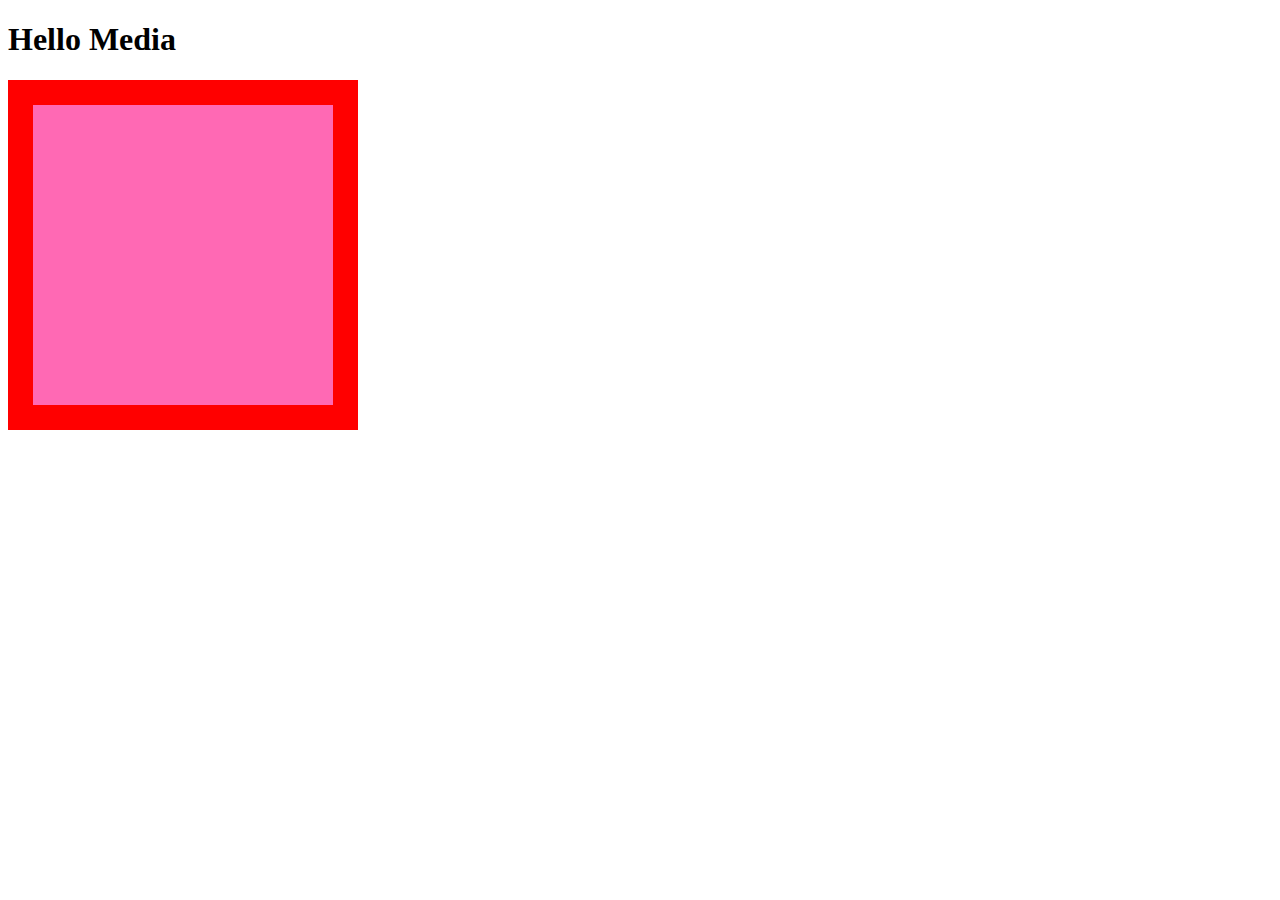
<file: @mediaquery-2/index.html>
<!DOCTYPE html>
<html lang="en">
<head>
    <meta charset="UTF-8">
    <meta http-equiv="X-UA-Compatible" content="IE=edge">
    <meta name="viewport" content="width=device-width, initial-scale=1.0">
    <title>Document</title>
    <link rel="stylesheet" href="style.css">    
</head>
<body>
    <h1>Hello Media</h1>
    <div class="square"></div>
</body>
</html>
</file>
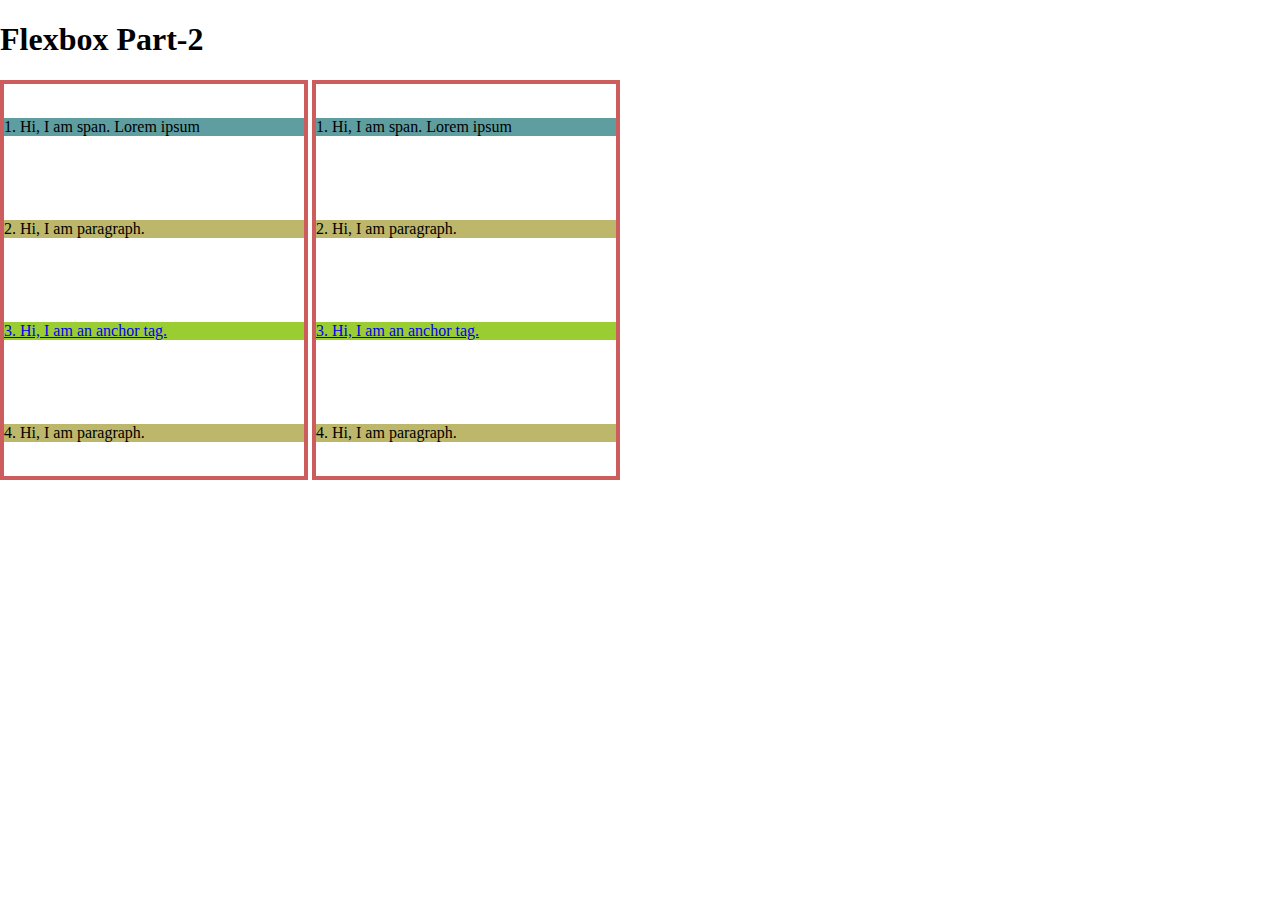
<file: flex-box-2/index.html>
<!DOCTYPE html>
<html lang="en">
  <head>
    <meta charset="UTF-8" />
    <meta http-equiv="X-UA-Compatible" content="IE=edge" />
    <meta name="viewport" content="width=device-width, initial-scale=1.0" />
    <title>Flexbox Part-2</title>
    <link rel="stylesheet" href="style.css" />
  </head>
  <body>
    <h1>Flexbox Part-2</h1>
    <div class="parent">
      <span
        >1. Hi, I am span. Lorem ipsum</span
      >
      <p>2. Hi, I am paragraph.</p>
      <a href="/">3. Hi, I am an anchor tag.</a>
      <p>4. Hi, I am paragraph.</p>
    </div>
    <span class="parent">
      <span
        >1. Hi, I am span. Lorem ipsum</span
      >
      <p>2. Hi, I am paragraph.</p>
      <a href="/">3. Hi, I am an anchor tag.</a>
      <p>4. Hi, I am paragraph.</p>
    </span>
  </body>
</html>
</file>
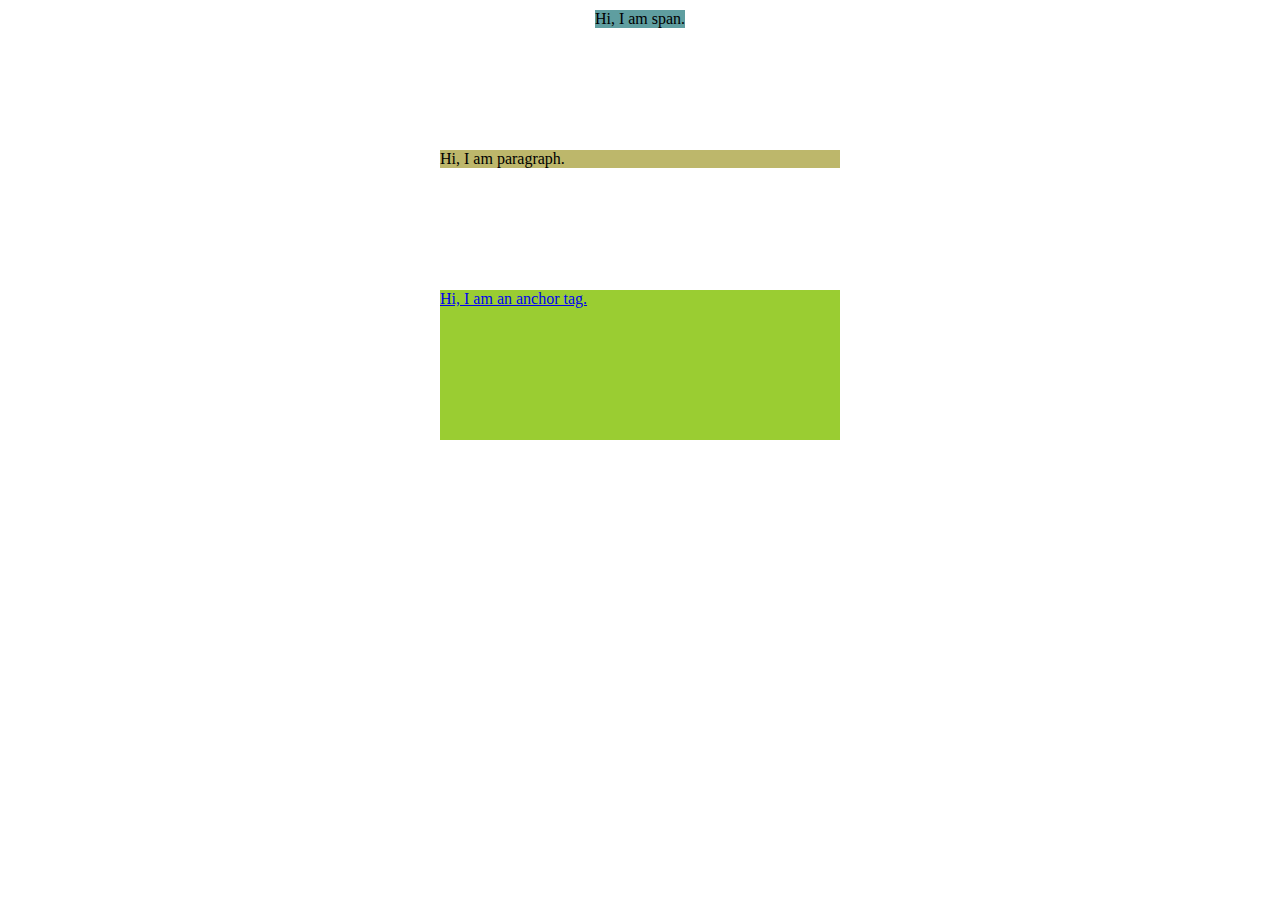
<file: flex-box/index.html>
<!DOCTYPE html>
<html lang="en">
<head>
    <meta charset="UTF-8">
    <meta http-equiv="X-UA-Compatible" content="IE=edge">
    <meta name="viewport" content="width=device-width, initial-scale=1.0">
    <title>Flexbox Part-1</title>
    <link rel="stylesheet" href="style.css">
</head>
<body>
    <!-- <h1>Flexbox Part-1</h1> -->
    <div class="parent">
        <span>Hi, I am span.</span>
        <p>Hi, I am paragraph.</p>
        <a href="/">Hi, I am an anchor tag.</a>
    </div>
</body>
</html>
</file>
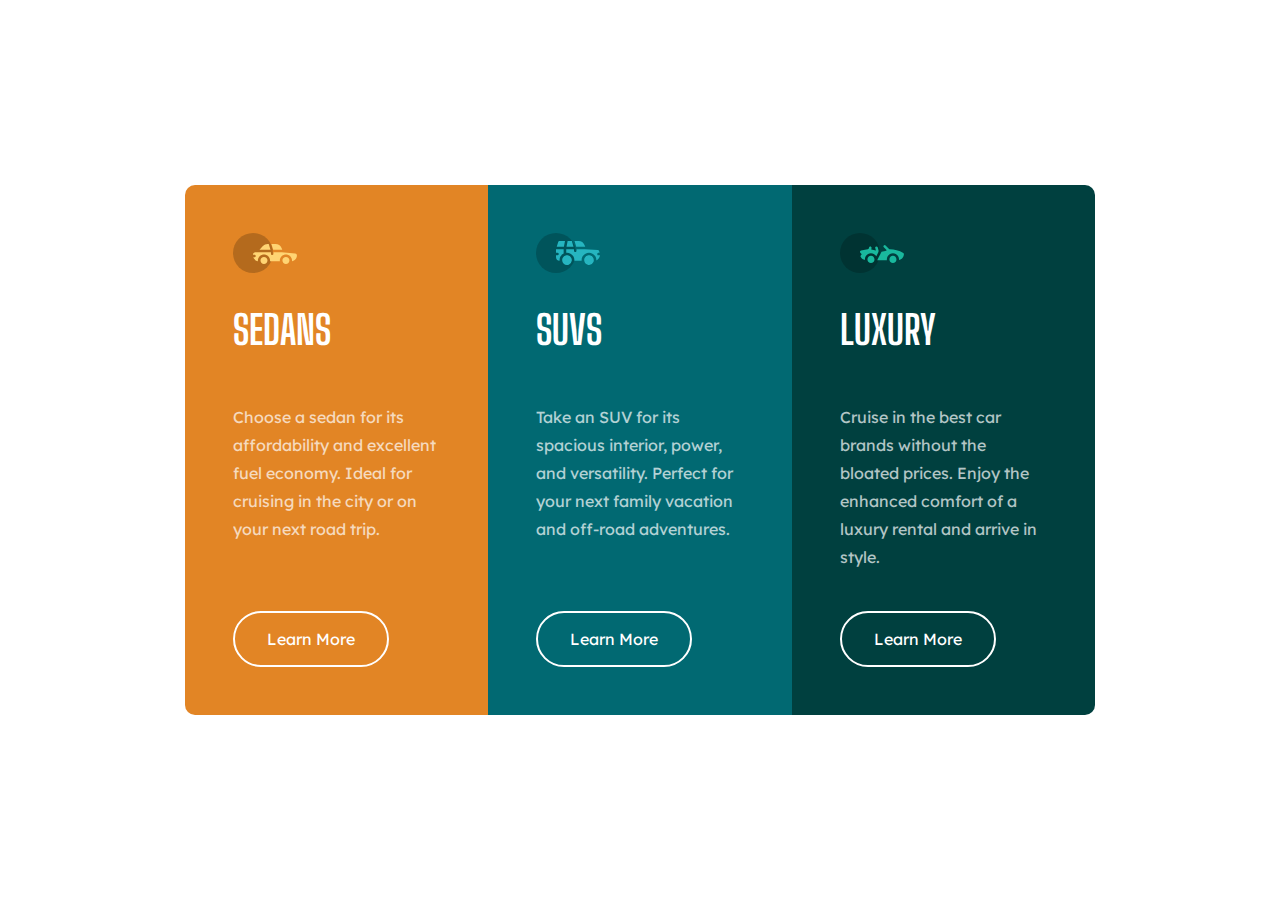
<file: frontend-mentor-3/index.html>
<!DOCTYPE html>
<html lang="en">
  <head>
    <meta charset="UTF-8" />
    <meta http-equiv="X-UA-Compatible" content="IE=edge" />
    <meta name="viewport" content="width=device-width, initial-scale=1.0" />
    <title>Frontend Mentor</title>
    <link rel="preconnect" href="https://fonts.googleapis.com" />
    <link rel="preconnect" href="https://fonts.gstatic.com" crossorigin />
    <link
      href="https://fonts.googleapis.com/css2?family=Big+Shoulders+Display:wght@700&family=Lexend:wght@400;600;700&display=swap"
      rel="stylesheet"
    />
    <link rel="stylesheet" href="style.css" />
  </head>
  <body>
    <main>
      <div class="cards-container">
        <div class="card orange-card">
          <img src="./images/icon-sedans.svg" alt="icon-sedans" />
          <h2>sedans</h2>
          <p>
            Choose a sedan for its affordability and excellent fuel economy.
            Ideal for cruising in the city or on your next road trip.
          </p>
          <a href="/">Learn More</a>
        </div>
        <div class="card green-card">
          <img src="./images/icon-suvs.svg" alt="icon-sedans" />
          <h2>suvs</h2>
          <p>
            Take an SUV for its spacious interior, power, and versatility.
            Perfect for your next family vacation and off-road adventures.
          </p>
          <a href="/">Learn More</a>
        </div>
        <div class="card dark-green-card">
          <img src="./images/icon-luxury.svg" alt="icon-sedans" />
          <h2>luxury</h2>
          <p>
            Cruise in the best car brands without the bloated prices. Enjoy the
            enhanced comfort of a luxury rental and arrive in style.
          </p>
          <a href="/">Learn More</a>
        </div>
      </div>
    </main>
  </body>
</html>
</file>
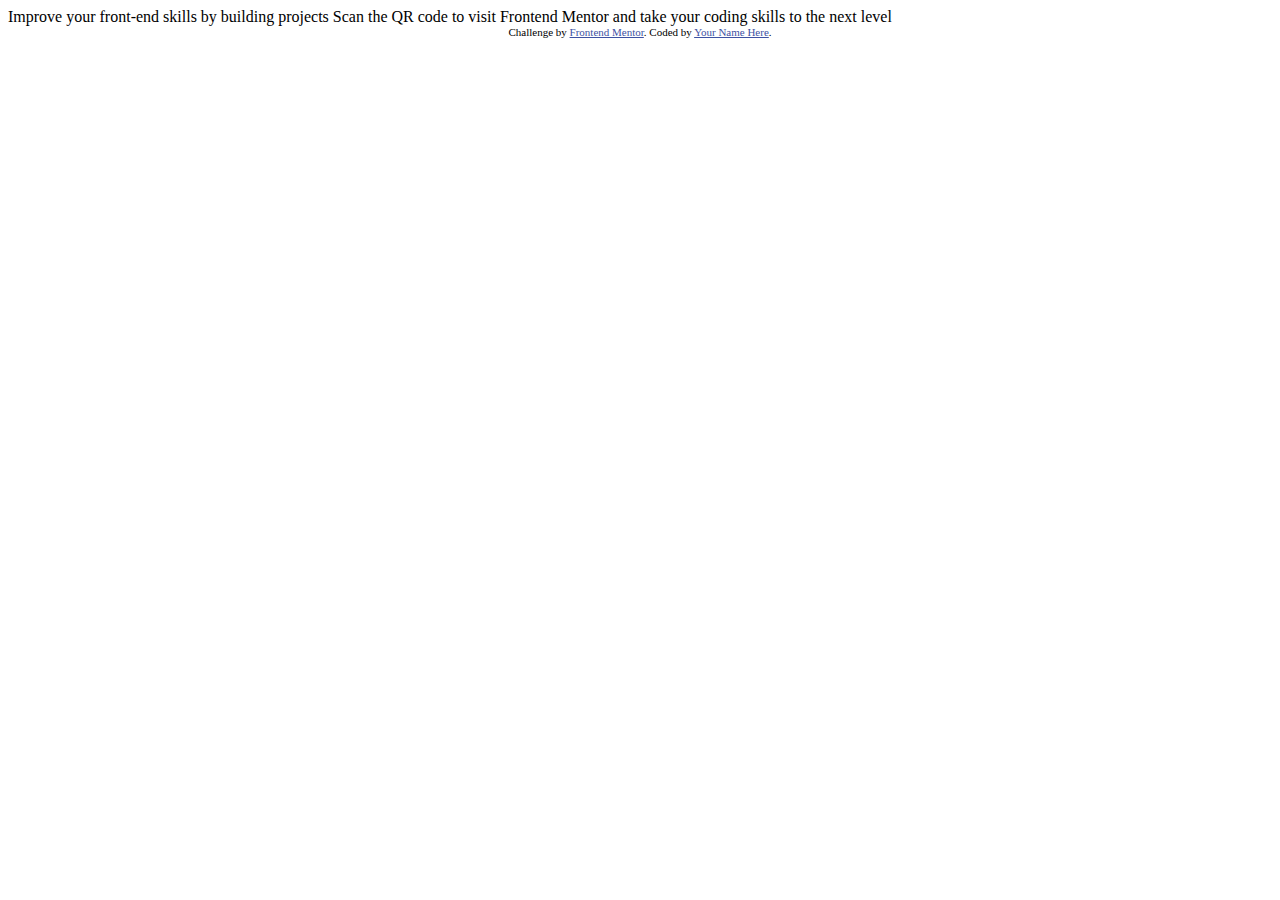
<file: qr-code-component-main/index.html>
<!DOCTYPE html>
<html lang="en">
<head>
  <meta charset="UTF-8">
  <meta name="viewport" content="width=device-width, initial-scale=1.0"> <!-- displays site properly based on user's device -->

  <link rel="icon" type="image/png" sizes="32x32" href="./images/favicon-32x32.png">
  
  <title>Frontend Mentor | QR code component</title>

  <!-- Feel free to remove these styles or customise in your own stylesheet 👍 -->
  <style>
    .attribution { font-size: 11px; text-align: center; }
    .attribution a { color: hsl(228, 45%, 44%); }
  </style>
</head>
<body>

  Improve your front-end skills by building projects

  Scan the QR code to visit Frontend Mentor and take your coding skills to the next level
  
  <div class="attribution">
    Challenge by <a href="https://www.frontendmentor.io?ref=challenge" target="_blank">Frontend Mentor</a>. 
    Coded by <a href="#">Your Name Here</a>.
  </div>
</body>
</html>
</file>
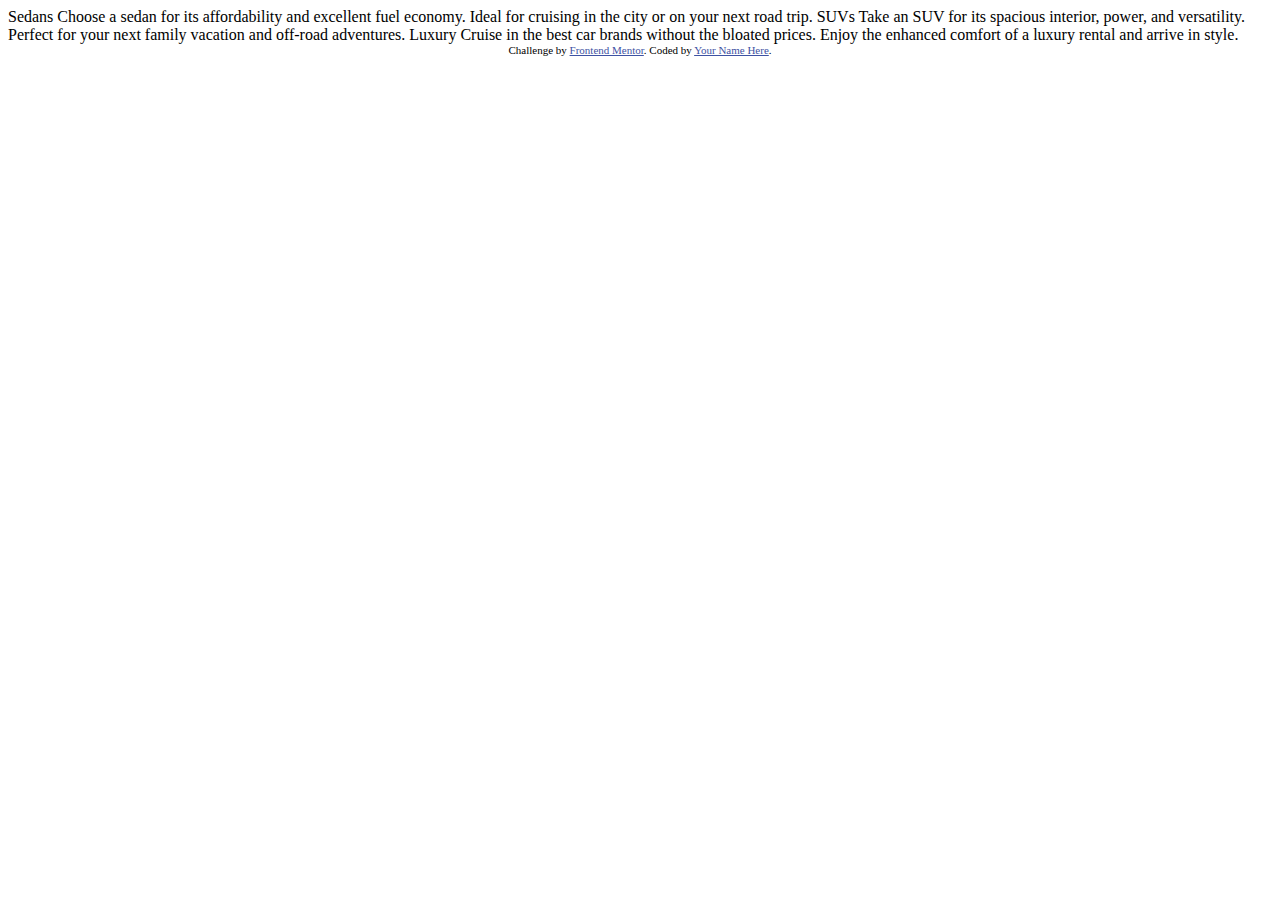
<file: frontend-mentor-2/frontend-mentor-files/index.html>
<!DOCTYPE html>
<html lang="en">
<head>
  <meta charset="UTF-8">
  <meta name="viewport" content="width=device-width, initial-scale=1.0"> <!-- displays site properly based on user's device -->

  <link rel="icon" type="image/png" sizes="32x32" href="./images/favicon-32x32.png">
  
  <title>Frontend Mentor | 3-column preview card component</title>

  <!-- Feel free to remove these styles or customise in your own stylesheet 👍 -->
  <style>
    .attribution { font-size: 11px; text-align: center; }
    .attribution a { color: hsl(228, 45%, 44%); }
  </style>
</head>
<body>
  
  Sedans
  Choose a sedan for its affordability and excellent fuel economy. Ideal for cruising in the city 
  or on your next road trip.

  SUVs
  Take an SUV for its spacious interior, power, and versatility. Perfect for your next family vacation 
  and off-road adventures.

  Luxury
  Cruise in the best car brands without the bloated prices. Enjoy the enhanced comfort of a luxury 
  rental and arrive in style.
  
  <div class="attribution">
    Challenge by <a href="https://www.frontendmentor.io?ref=challenge" target="_blank">Frontend Mentor</a>. 
    Coded by <a href="#">Your Name Here</a>.
  </div>
</body>
</html>
</file>
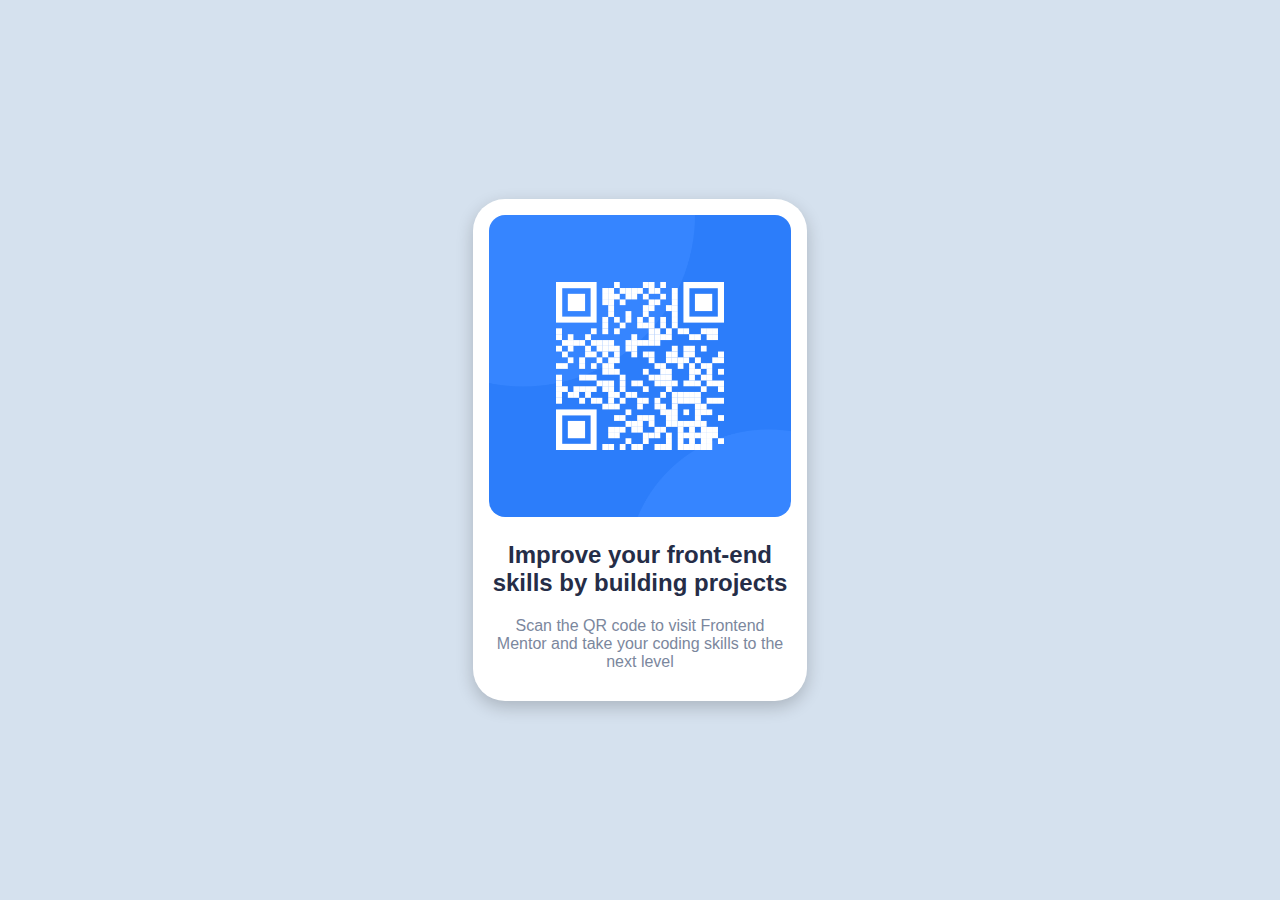
<file: qr_code.html>
<!DOCTYPE html>
<html lang="en">
<head>
    <meta charset="UTF-8">
    <meta name="viewport" content="width=device-width, initial-scale=1.0">
    <title>QR Code Project</title>
    <link rel="stylesheet" href="qr_code.css">
</head>
<body>
    <div class="card">
        <img src="/image-qr-code.png" alt="" srcset="">
        <h2 class="title">  Improve your front-end skills by building projects</h2>
        <p>  Scan the QR code to visit Frontend Mentor and take your coding skills to the next level
        </p>
    </div>
    
</body>
</html>
</file>
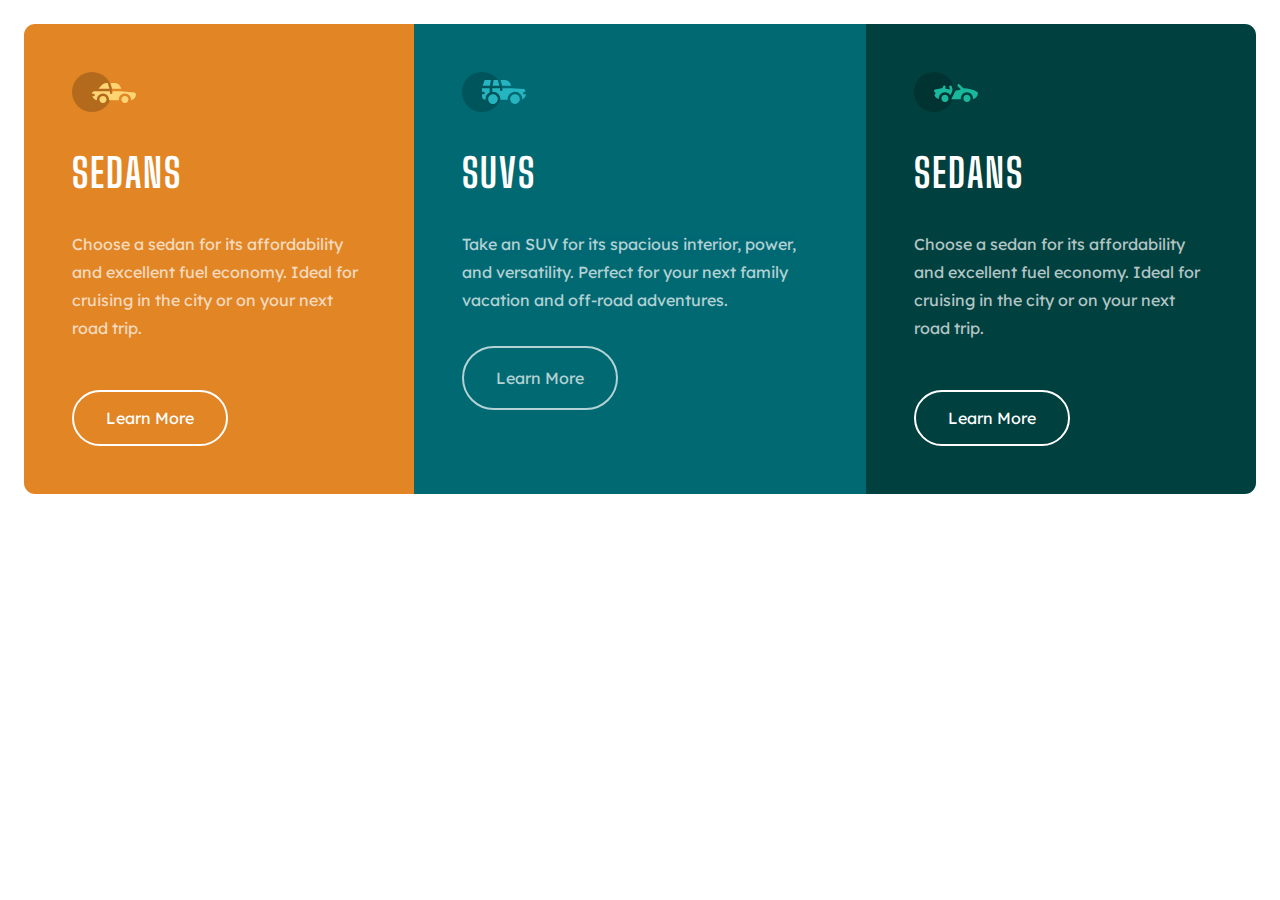
<file: frontend-mentor-3/cars.html>
<!DOCTYPE html>
<html lang="en">
  <head>
    <meta charset="UTF-8" />
    <meta name="viewport" content="width=device-width, initial-scale=1.0" />
    <title>Cars</title>
    <link rel="preconnect" href="https://fonts.googleapis.com">
    <link rel="preconnect" href="https://fonts.gstatic.com" crossorigin>
    <link href="https://fonts.googleapis.com/css2?family=Big+Shoulders+Display:wght@100..900&family=Lexend+Deca:wght@100..900&display=swap" rel="stylesheet">
    <link rel="stylesheet" href="cars.css" />
  </head>
  <body>
    <div class="container">
      <div class="card card1">
        <img src="./images/icon-sedans.svg" alt="icon-sedans" />
        <h2>sedans</h2>
        <p>
          Choose a sedan for its affordability and excellent fuel economy. Ideal
          for cruising in the city or on your next road trip.
        </p>
        <a href="/">Learn More</a>
      </div>
      <div class="card card2">
        <img src="./images/icon-suvs.svg" alt="icon-sedans" />
        <h2>suvs</h2>
        <p>
          Take an SUV for its spacious interior, power, and versatility.
          Perfect for your next family vacation and off-road adventures.
        <a href="/">Learn More</a>
      </div>
      <div class="card card3">
        <img src="./images/icon-luxury.svg" alt="icon-sedans" />
        <h2>sedans</h2>
        <p>
          Choose a sedan for its affordability and excellent fuel economy. Ideal
          for cruising in the city or on your next road trip.
        </p>
        <a href="/">Learn More</a>
      </div>
    </div>
  </body>
</html>
</file>
<file: @mediaquery-2/style.css>
.square {
    background-color: black;
    width: 300px;
    height: 300px;
    border: 25px solid blue;
    print-color-adjust: exact;
    -webkit-print-color-adjust: exact;
}


@media (min-width: 800px) {
    .square  {
        border: 25px solid red;
        background-color: hotpink;
    }
}

/* 
@media print and (min-width: 800px) {
    .square  {
        border: 25px solid red;
        background-color: hotpink;
    }
} */
/* 
@media (min-width: 700px) {
    .square  {
        border: 25px solid red;
        background-color: hotpink;
    }
} */

/* 
@media (max-width: 700px) {
    .square  {
        border: 25px solid red;
        background-color: hotpink;
    }
} */

/* @media (width <= 700px) {
    .square  {
        border: 25px solid red;
        background-color: hotpink;
    }
} */


/* @media (500px <= width <= 700px) {
    .square  {
        border: 25px solid red;
        background-color: hotpink;
    }
} */
</file>
<file: flex-box-2/style.css>
body {
    margin: 0;
}

* {
    box-sizing: border-box;
}

.parent {
    /* padding: 10px; */
    border: 4px solid indianred;
    display: inline-flex;
    height: 400px;
    gap: 16px;
    /* align-items: center; */
    justify-content: space-around;
    /* align-items: flex-start; */
    /* align-items: flex-start; */
    /* align-content: space-around; */
    /* justify-content: center; */
    /* align-items: flex-end; */
    /* flex-wrap: wrap; */
    /* gap: 16px; */
    /* row-gap: 16px; */
    /* column-gap: 32px; */
    /* justify-content: center; */
    /* flex-direction: row; */
    /* flex-direction: row-reverse; */
    flex-direction: column;

    /* justify-content: center; */
    /* justify-content: space-around; */
    /* justify-content: space-evenly; */
    /* justify-content: baseline; */
    /* align-items: stretch; */
}

.parent span {
    /* border: 4px solid cadetblue; */
    /* font-size: 32px; */
    background-color: cadetblue;
    /* flex-shrink: 0; */
    /* width: 200px; */
    /* height: 300px; */
    /* flex-grow: 1; */
    /* width: 100px; */
    /* flex-basis: 400px; */
    /* flex-basis: 100px; */
    /* margin-inline: auto; */
    /* margin-block: auto; */
    /* order: 10; */
    /* flex-grow: 3; */
}

.parent p {
    /* border: 4px solid darkkhaki; */
    background-color: darkkhaki;
    /* margin-block: 0;
    margin-inline: 36px; */
    /* margin: 10px 20px 30px 40px; */
    /* margin-top: auto; */
    /* margin-inline: 16px; */
    /* margin: auto; */
    margin: 0;
    /* width: 100%; */
    /* flex-basis: 100px; */
    /* flex-basis: 100%; */
    /* width: 400px; */
    /* width: max-content; */
    /* width: min-content; */
    /* flex-shrink: 0; */
    /* flex-grow: 1; */
    /* order: -20; */
}

.parent a {
    /* border: 4px solid yellowgreen; */
    background-color: yellowgreen;
    /* width: 400px; */
    /* width: 100%; */
    /* height: 150px; */
    /* flex-basis: 100px; */
    /* flex-basis: 100%; */
    /* flex-shrink: 0; */
    /* flex-grow: 1; */
    /* margin-left: auto;
    margin-right: auto; */

    /* order: -11; */
    /* align-self: center; */
    /* margin-inline: auto; */
    /* justify-self: center; */
    /* margin-block: auto; */
}

.parent > * {
    /* width: 200px; */
    width: 300px;
    /* flex-shrink: 0; */
}


.parent > * + * {
    /* margin-left: 16px; */
}
</file>
<file: flex-box/style.css>
body {
    margin: 0;
}

* {
    box-sizing: border-box;
}

.parent {
    padding: 10px;
    /* border: 4px solid indianred; */
    height: 50vh;
    display: flex;
    justify-content: space-between;
    align-items: center;
    /* justify-content: center; */
    /* flex-direction: row; */
    /* flex-direction: row-reverse; */
    flex-direction: column;

    /* justify-content: center; */
    /* justify-content: space-around; */
    /* justify-content: space-evenly; */
    /* justify-content: baseline; */
    /* align-items: stretch; */
}

.parent span {
    /* border: 4px solid cadetblue; */
    background-color: cadetblue;
    /* flex-shrink: 0; */
    /* width: 200px; */
    /* height: 300px; */
    /* flex-grow: 1; */
}

.parent p {
    /* border: 4px solid darkkhaki; */
    background-color: darkkhaki;
    margin: 0;
    width: 400px;
    /* width: max-content; */
    /* width: min-content; */
    /* flex-shrink: 0; */
    /* flex-grow: 1; */
}

.parent a {
    /* border: 4px solid yellowgreen; */
    background-color: yellowgreen;
    width: 400px;
    height: 150px;
    /* flex-shrink: 0; */
    /* flex-grow: 1; */
}
</file>
<file: frontend-mentor-3/style.css>
body {
    margin: 0;
    font-family: 'Lexend', sans-serif;
}

a {
    color: inherit;
    text-decoration: none;
    display: inline-block;
}

main {
    min-height: 100vh;
    display: flex;
    /* padding: 1.5rem; */
    align-items: center;
    justify-content: center;
}

.cards-container {
    color: white;
    margin: 1.5rem;
    display: flex;
    border-radius: 10px;
    overflow: hidden;
    /* margin-inline: auto; */
    /* margin: auto; */
    max-width: 910px;
}

.card {
    padding: 3rem;
    display: flex;
    flex-direction: column;
    width: 100%;
    /* flex-basis: 100%; */
}

.card img {
    width: 64px;
    height: 40px;
}

.card h2 {
    text-transform: uppercase;
    font-family: 'Big Shoulders Display', cursive;
    font-size: 2.5rem;
}

.card p {
    opacity: 0.7;
    line-height: 1.75;
    margin-bottom: 2.5rem;
}

.card a {
    border: 2px solid white;
    padding: 1em 2em;
    border-radius: 2em;
    margin-top: auto;
    /* align-self: flex-start; */
    margin-right: auto;
}

.orange-card {
    background-color: #E28525;
    /* border-top-left-radius: 8px;
    border-top-right-radius: 8px; */
    /* border-radius: 40px 40px 0 0; */
}

.green-card {
    background-color: #016972;
}

.dark-green-card {
    background-color: #00403F;
    /* border-bottom-left-radius: 8px;
    border-bottom-right-radius: 8px; */
    /* border-radius:  0 0 40px 40px; */
}

@media (max-width: 850px) {
    .cards-container {
        flex-direction: column;
        max-width: 400px;
    }
    
    .card {
        width: unset;
        width: auto;
    }
}
</file>
<file: qr_code.css>
body{
    background-color:#d5e1ee;
    font-family: sans-serif;
    text-align: center;
  

}
.card{
    width:100% ;
    max-width: 302px;
    height: 470px;
    padding-bottom: 3rem;
    box-shadow: 0px 6px 17px 0px rgba(0, 0, 0, 0.2);
    background-color: white;
    position:absolute;
    margin:auto;
    inset: 0;
    border-radius:2rem;
    padding: 1rem;
    

    
}
img{width: 100%;
    border-radius:1rem;
}
h2{
    color: #252D47;
}
p{color: hsl(220, 15%, 55%);}
</file>
<file: frontend-mentor-3/cars.css>
body {
  margin: 0;
}
.container {
  color: white;
  margin: 1.5rem;
  font-family: "Lexend Deca", cursive;
  
  display: flex;
  border-radius: 0.7rem;
  overflow: hidden;
}

.card h2 {
  text-transform: uppercase;
  font-family: "Big Shoulders Display", cursive;

  font-size: 2.5rem;
  letter-spacing: 2px;
}
.card p {
  line-height: 1.75;
  opacity: 0.7;
}
.card {
  padding: 3rem;
}

a {
  color: inherit;
  text-decoration: none;
}
.card a {
  border: 2px solid white;
  padding: 1rem 2em;
  border-radius: 2rem;
  display: inline-block;
  margin-top: 2rem;
}

.card1 {
  background-color: #e28525;
}
.card2 {
  background-color: #016972;
}
.card3 {
  background-color: #00403f;
}
@media (width< 415px) {
  .container {
    display: inline-block;
  }
}
</file>
